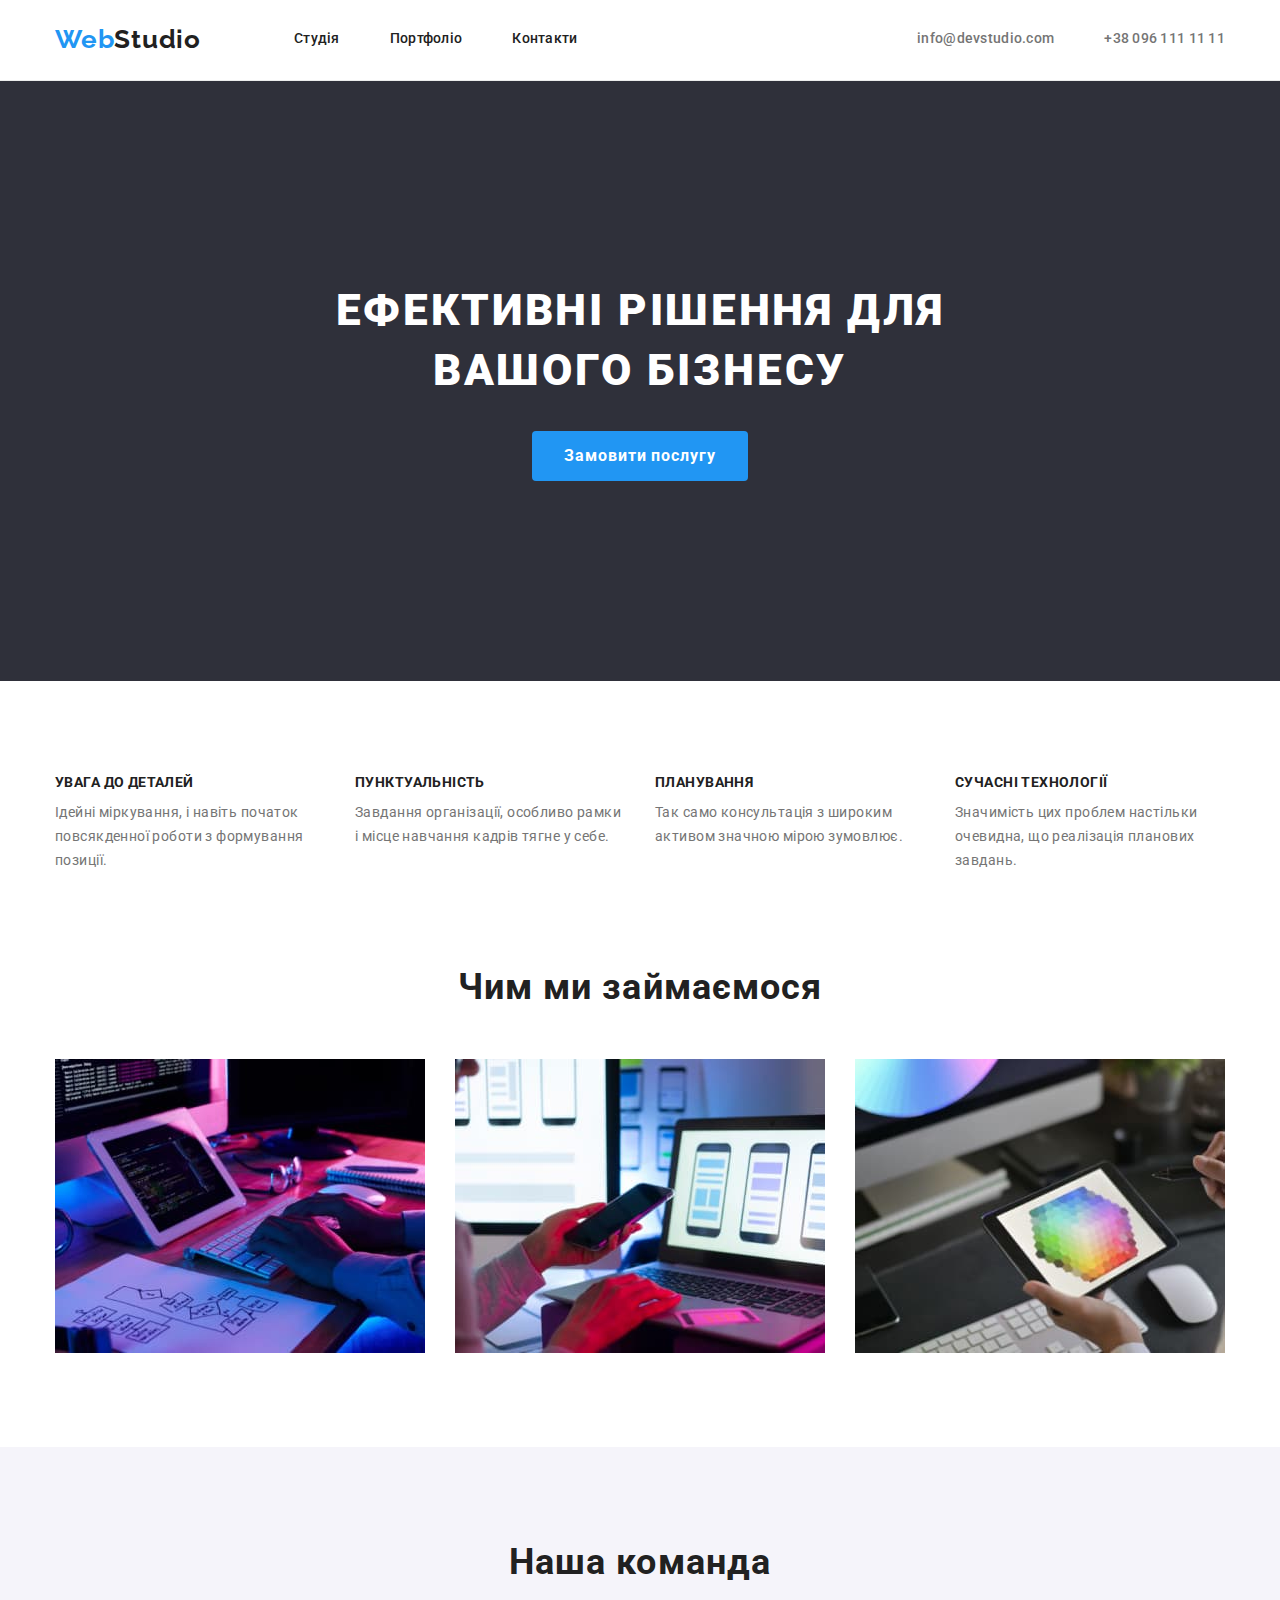
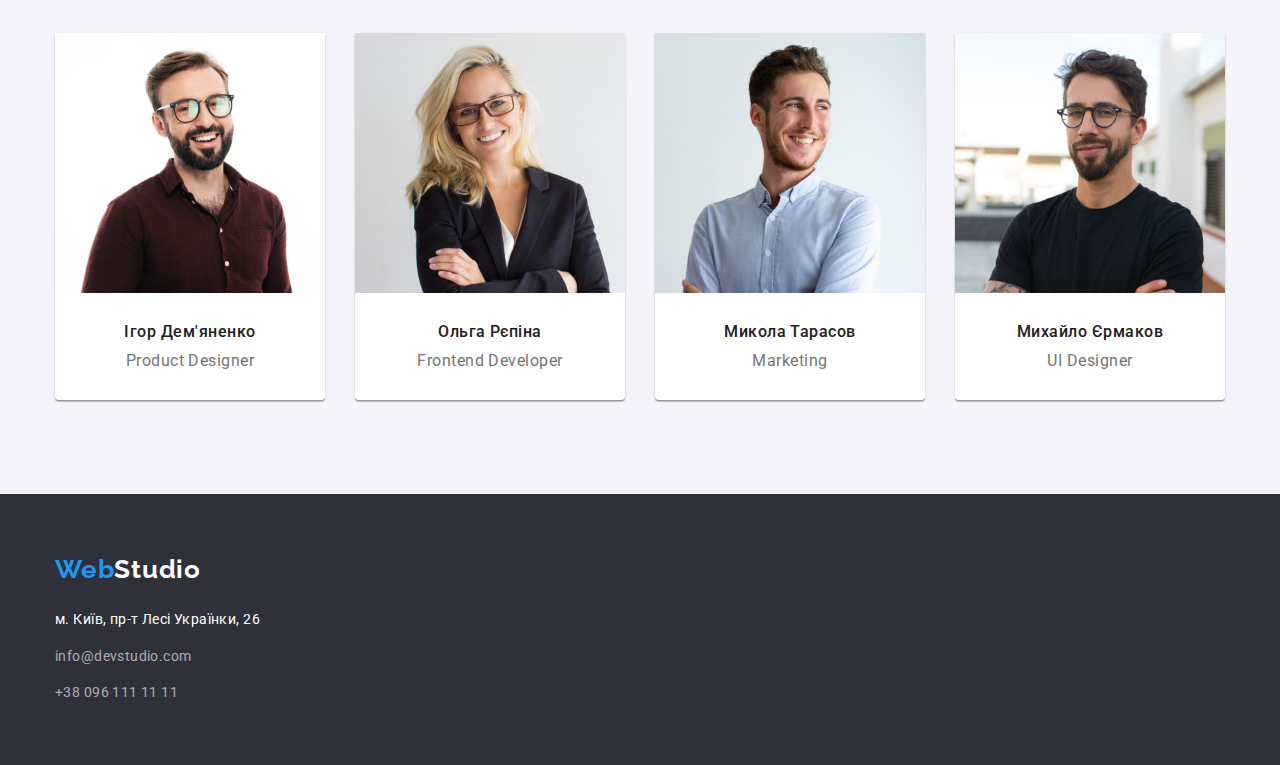
<file: index.html>
<!-- @format -->

<!DOCTYPE html>
<html lang="zxx">
  <head>
    <meta charset="UTF-8" />
    <meta http-equiv="X-UA-Compatible" content="IE=edge" />
    <meta name="viewport" content="width=device-width, initial-scale=1.0" />
    <title>Головна</title>
    <link rel="preconnect" href="https://fonts.googleapis.com" />
    <link rel="preconnect" href="https://fonts.gstatic.com" crossorigin />
    <link
      href="https://fonts.googleapis.com/css2?family=Raleway:wght@700&family=Roboto:wght@400;500;700;900&display=swap"
      rel="stylesheet"
    />
    <link
      rel="stylesheet"
      href="https://cdnjs.cloudflare.com/ajax/libs/modern-normalize/1.1.0/modern-normalize.min.css"
    />
    <link rel="stylesheet" href="./css/style.css" />
  </head>

  <body>
    <header class="page-header">
      <div class="container page-header-container">
        <nav class="page-navigation">
          <a class="logo" href="/index.html"
            >Web<span class="logo-header">Studio</span></a
          >
          <ul class="site-nav list">
            <li class="site-item">
              <a href="./index.html" class="site-nav-link">Студія</a>
            </li>
            <li class="site-item">
              <a href="./portfolio.html" class="site-nav-link">Портфоліо</a>
            </li>
            <li class="site-item">
              <a href="" class="site-nav-link">Контакти</a>
            </li>
          </ul>
        </nav>

        <ul class="contact-tools list">
          <li>
            <a class="site-contact" href="mailto:info@devstudio.com"
              >info@devstudio.com</a
            >
          </li>
          <li>
            <a class="site-contact" href="tel:+380961111111"
              >+38 096 111 11 11</a
            >
          </li>
        </ul>
      </div>
    </header>

    <main>
      <section class="hero">
        <div class="container">
          <h1 class="hero-title">Ефективні рішення для вашого бізнесу</h1>
          <button type="button" class="button pointer">Замовити послугу</button>
        </div>
      </section>

      <section class="section">
        <div class="container">
          <h2 class="visually-hidden">Наші переваги</h2>
          <ul class="features-menu list">
            <li class="features-menu-item">
              <h3 class="feature-title">Увага до деталей</h3>
              <p class="feature-text">
                Ідейні міркування, і навіть початок повсякденної роботи з
                формування позиції.
              </p>
            </li>
            <li class="features-menu-item">
              <h3 class="feature-title">Пунктуальність</h3>
              <p class="feature-text">
                Завдання організації, особливо рамки і місце навчання кадрів
                тягне у себе.
              </p>
            </li>
            <li class="features-menu-item">
              <h3 class="feature-title">Планування</h3>
              <p class="feature-text">
                Так само консультація з широким активом значною мірою зумовлює.
              </p>
            </li>
            <li class="features-menu-item">
              <h3 class="feature-title">Сучасні технології</h3>
              <p class="feature-text">
                Значимість цих проблем настільки очевидна, що реалізація
                планових завдань.
              </p>
            </li>
          </ul>
        </div>
      </section>

      <section class="section section-examples">
        <div class="container">
          <h2 class="title">Чим ми займаємося</h2>
          <ul class="examples list">
            <li class="examples-item">
              <img
                src="./images/img.jpg"
                alt="Людина друкує на клавіатурі"
                width="370"
              />
            </li>
            <li class="examples-item">
              <img
                src="./images/img(1)(1).jpg"
                alt="Ноутбук з додатками"
                width="370"
              />
            </li>
            <li class="examples-item">
              <img
                src="./images/img(2).jpg"
                alt="Людина обирає колір на планшеті"
                width="370"
              />
            </li>
          </ul>
        </div>
      </section>

      <section class="section employees-section">
        <div class="container">
          <h2 class="title">Наша команда</h2>
          <ul class="employees list">
            <li class="employees-card">
              <img
                src="./images/guy1.jpg"
                alt="Хлопець у коричневій сорочці"
                width="270"
              />
              <div class="employees-content-wrapper">
                <h3 class="team-name">Ігор Дем'яненко</h3>
                <p class="team-position">Product Designer</p>
              </div>
            </li>
            <li class="employees-card">
              <img src="./images/girl.jpg" alt="Дівчина" width="270" />
              <div class="employees-content-wrapper">
                <h3 class="team-name">Ольга Рєпіна</h3>
                <p class="team-position">Frontend Developer</p>
              </div>
            </li>
            <li class="employees-card">
              <img
                src="./images/guy2.jpg"
                alt="Хлопець у блакитній сорочці"
                width="270"
              />
              <div class="employees-content-wrapper">
                <h3 class="team-name">Микола Тарасов</h3>
                <p class="team-position">Marketing</p>
              </div>
            </li>
            <li class="employees-card">
              <img
                src="./images/guy3.jpg"
                alt="Хлопець у чорній футболці"
                width="270"
              />
              <div class="employees-content-wrapper">
                <h3 class="team-name">Михайло Єрмаков</h3>
                <p class="team-position">UI Designer</p>
              </div>
            </li>
          </ul>
        </div>
      </section>
    </main>

    <footer class="footer page-footer">
      <div class="container">
        <a class="logo logo-footer" href="/index.html"
          >Web<span class="logo-title">Studio</span></a
        >
        <address>
          <ul class="list">
            <li class="address-item">
              <a class="address" href="https://goo.gl/maps/VaWgG16zi4GjJEjv5"
                >м. Київ, пр-т Лесі Українки, 26</a
              >
            </li>
            <li class="address-item">
              <a class="address-contact" href="mailto:info@devstudio.com"
                >info@devstudio.com</a
              >
            </li>
            <li>
              <a class="address-contact" href="tel:+380961111111"
                >+38 096 111 11 11</a
              >
            </li>
          </ul>
        </address>
      </div>
    </footer>
  </body>
</html>
</file>
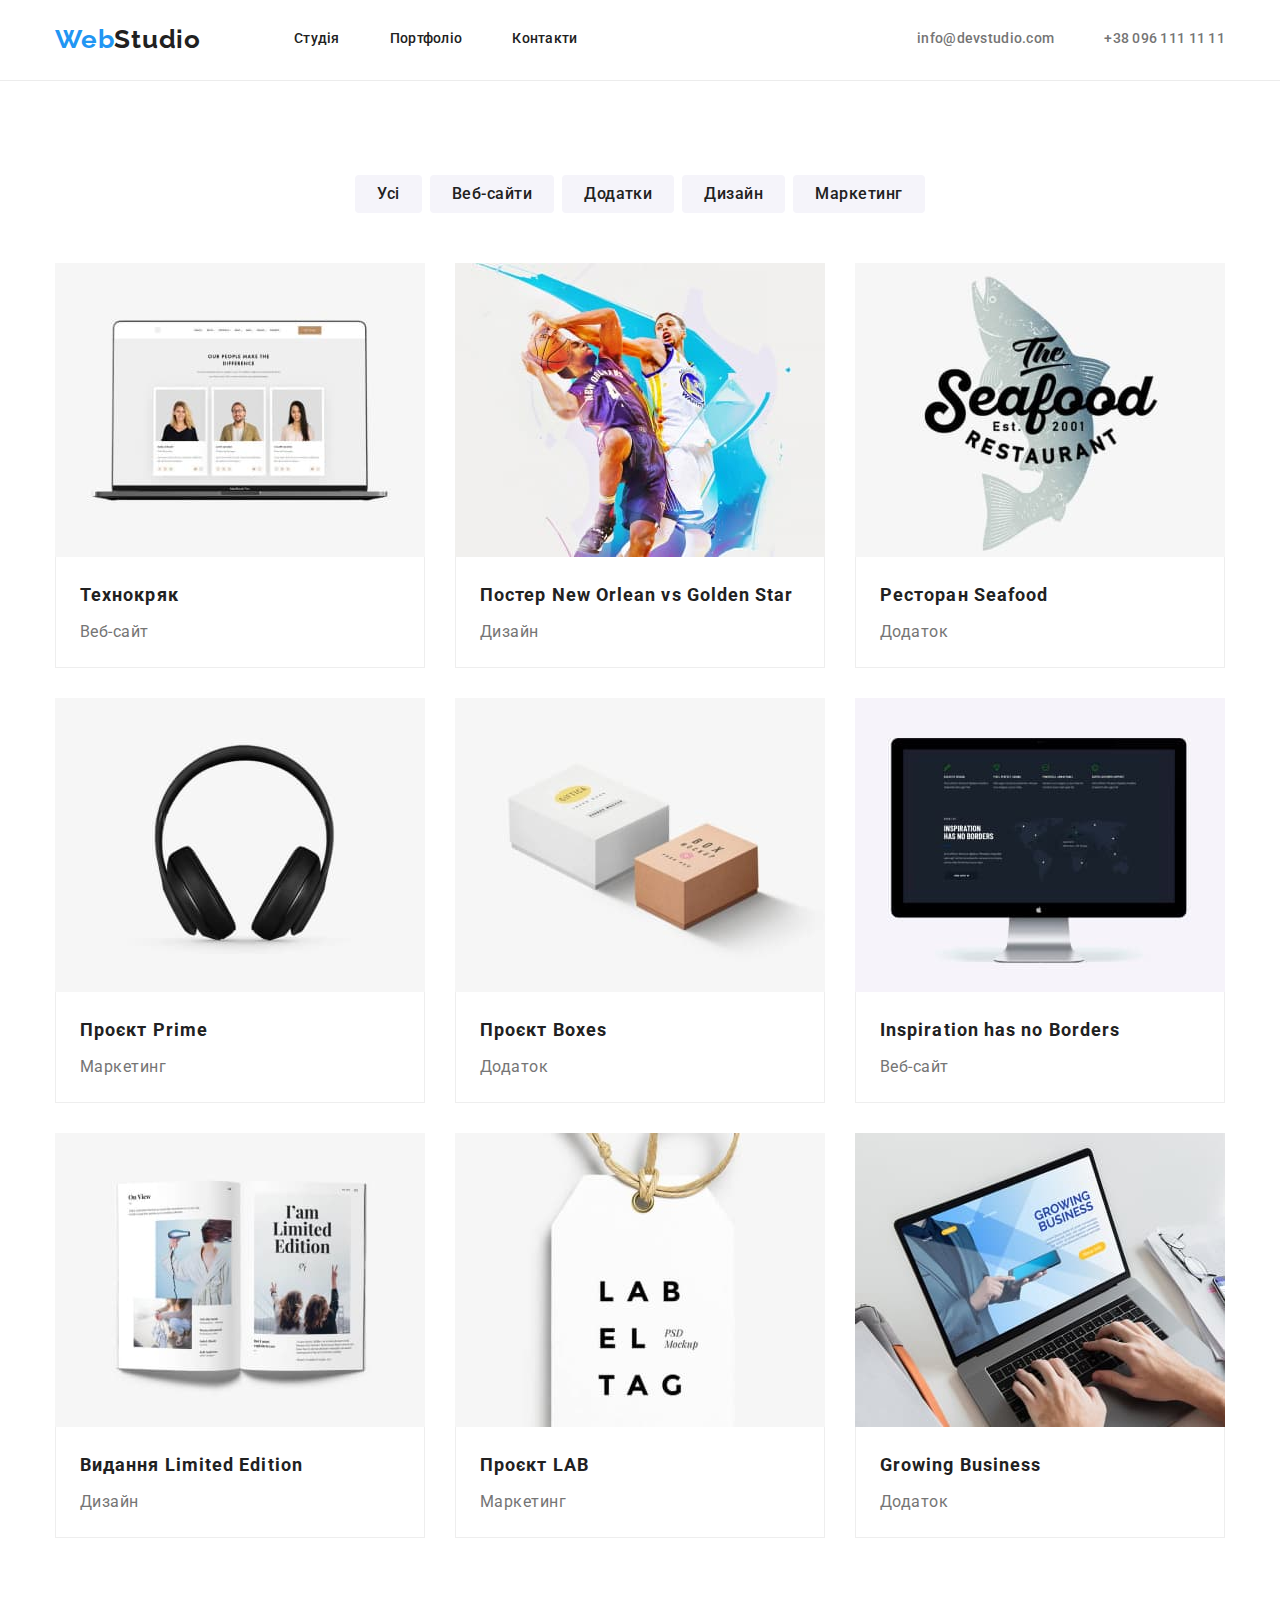
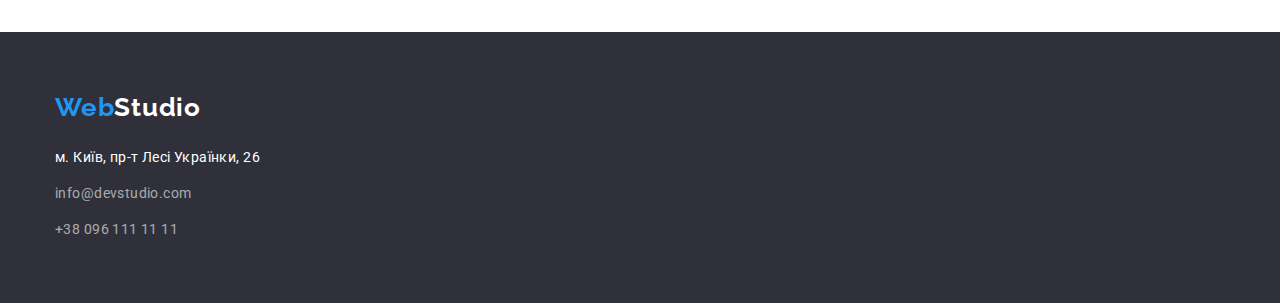
<file: portfolio.html>
<!-- @format -->

<!DOCTYPE html>
<html lang="zxx">
  <head>
    <meta charset="UTF-8" />
    <meta http-equiv="X-UA-Compatible" content="IE=edge" />
    <meta name="viewport" content="width=device-width, initial-scale=1.0" />
    <title>Портфоліо</title>
    <link rel="preconnect" href="https://fonts.googleapis.com" />
    <link rel="preconnect" href="https://fonts.gstatic.com" crossorigin />
    <link
      href="https://fonts.googleapis.com/css2?family=Raleway:wght@700&family=Roboto:wght@400;500;700;900&display=swap"
      rel="stylesheet"
    />
    <link
      rel="stylesheet"
      href="https://cdnjs.cloudflare.com/ajax/libs/modern-normalize/1.1.0/modern-normalize.min.css"
    />
    <link rel="stylesheet" href="./css/style.css" />
  </head>

  <body>
    <header class="page-header">
      <div class="container page-header-container">
        <nav class="page-navigation">
          <a class="logo" href="/index.html"
            >Web<span class="logo-header">Studio</span></a
          >
          <ul class="site-nav list">
            <li class="site-item">
              <a href="./index.html" class="site-nav-link">Студія</a>
            </li>
            <li class="site-item">
              <a href="./portfolio.html" class="site-nav-link">Портфоліо</a>
            </li>
            <li class="site-item">
              <a href="" class="site-nav-link">Контакти</a>
            </li>
          </ul>
        </nav>

        <ul class="contact-tools list">
          <li>
            <a class="site-contact" href="mailto:info@devstudio.com"
              >info@devstudio.com</a
            >
          </li>
          <li>
            <a class="site-contact" href="tel:+380961111111"
              >+38 096 111 11 11</a
            >
          </li>
        </ul>
      </div>
    </header>

    <main>
      <section class="section">
        <div class="container">
          <h1 class="visually-hidden">Види робіт</h1>
          <ul class="work-types list">
            <li><button type="button" class="button-two">Усі</button></li>
            <li><button type="button" class="button-two">Веб-сайти</button></li>
            <li><button type="button" class="button-two">Додатки</button></li>
            <li><button type="button" class="button-two">Дизайн</button></li>
            <li><button type="button" class="button-two">Маркетинг</button></li>
          </ul>

          <ul class="work-types-item list">
            <li class="work-card">
              <a class="title-link" href="">
                <img src="./images/laptop.jpg" alt="laptop" width="370" />
                <div class="work-item-wrapper">
                  <h2 class="title-name">Технокряк</h2>
                  <p class="title-text">Веб-сайт</p>
                </div>
              </a>
            </li>
            <li class="work-card">
              <a class="title-link" href="">
                <img
                  src="./images/basketball.jpg"
                  alt="basketball"
                  width="370"
                />
                <div class="work-item-wrapper">
                  <h2 class="title-name">Постер New Orlean vs Golden Star</h2>
                  <p class="title-text">Дизайн</p>
                </div>
              </a>
            </li>
            <li class="work-card">
              <a class="title-link" href="">
                <img src="./images/seafood.jpg" alt="seafood" width="370" />
                <div class="work-item-wrapper">
                  <h2 class="title-name">Ресторан Seafood</h2>
                  <p class="title-text">Додаток</p>
                </div>
              </a>
            </li>
            <li class="work-card">
              <a class="title-link" href="">
                <img
                  src="./images/headphones.jpg"
                  alt="headphones"
                  width="370"
                />
                <div class="work-item-wrapper">
                  <h2 class="title-name">Проєкт Prime</h2>
                  <p class="title-text">Маркетинг</p>
                </div>
              </a>
            </li>
            <li class="work-card">
              <a class="title-link" href="">
                <img src="./images/boxes.jpg" alt="boxes" width="370" />
                <div class="work-item-wrapper">
                  <h2 class="title-name">Проєкт Boxes</h2>
                  <p class="title-text">Додаток</p>
                </div>
              </a>
            </li>
            <li class="work-card">
              <a class="title-link" href="">
                <img src="./images/website.jpg" alt="website" width="370" />
                <div class="work-item-wrapper">
                  <h2 class="title-name">Inspiration has no Borders</h2>
                  <p class="title-text">Веб-сайт</p>
                </div>
              </a>
            </li>
            <li class="work-card">
              <a class="title-link" href="">
                <img src="./images/edition.jpg" alt="edition" width="370" />
                <div class="work-item-wrapper">
                  <h2 class="title-name">Видання Limited Edition</h2>
                  <p class="title-text">Дизайн</p>
                </div>
              </a>
            </li>
            <li class="work-card">
              <a class="title-link" href="">
                <img src="./images/lab.jpg" alt="lab" width="370" />
                <div class="work-item-wrapper">
                  <h2 class="title-name">Проєкт LAB</h2>
                  <p class="title-text">Маркетинг</p>
                </div>
              </a>
            </li>
            <li class="work-card">
              <a class="title-link" href="">
                <img src="./images/business.jpg" alt="business" width="370" />
                <div class="work-item-wrapper">
                  <h2 class="title-name">Growing Business</h2>
                  <p class="title-text">Додаток</p>
                </div>
              </a>
            </li>
          </ul>
        </div>
      </section>
    </main>

    <footer class="footer page-footer">
      <div class="container">
        <a class="logo logo-footer" href="/index.html"
          >Web<span class="logo-title">Studio</span></a
        >
        <address>
          <ul class="list">
            <li class="address-item">
              <a class="address" href="https://goo.gl/maps/VaWgG16zi4GjJEjv5"
                >м. Київ, пр-т Лесі Українки, 26</a
              >
            </li>
            <li class="address-item">
              <a class="address-contact" href="mailto:info@devstudio.com"
                >info@devstudio.com</a
              >
            </li>
            <li>
              <a class="address-contact" href="tel:+380961111111"
                >+38 096 111 11 11</a
              >
            </li>
          </ul>
        </address>
      </div>
    </footer>
  </body>
</html>
</file>
<file: css/style.css>
/** @format */

:root {
  --primary-text-color: #212121;
  --grey-color: #757575;
  --white-color: #ffffff;
  --accent-color: #2196f3;
  --section-color: #2f303a;
}

/* основной цвет #212121 */
/* серий #757575 */
/* белий #FFFFFF */
/* акцент #2196F3 */

body {
  background-color: var(--white-color);
  color: var(--grey-color);
  font-family: Roboto, sans-serif;
  line-height: 1.71;
}

.list {
  list-style: none;
  padding: 0;
  margin: 0;
}

h1,
h2,
h3,
h4,
h5,
h6,
p {
  margin-top: 0;
  margin-bottom: 0;
}

img {
  display: block;
  max-width: 100%;
  height: auto;
}

.container {
  margin-left: auto;
  margin-right: auto;
  width: 1200px;
  padding-left: 15px;
  padding-right: 15px;
}

.section {
  padding-top: 94px;
  padding-bottom: 94px;
}

.visually-hidden {
  position: absolute;
  width: 1px;
  height: 1px;
  margin: -1px;
  overflow: hidden;
  border: 0;
  padding: 0;
  clip: rect(0 0 0 0);
}

/* LOGO */

.page-header {
  padding-top: 24px;
  padding-bottom: 25px;
  border-bottom: 1px solid #ececec;
}

.page-header-container {
  display: flex;
  justify-content: space-between;
}

.page-navigation {
  display: flex;
  column-gap: 93px;
}

.logo {
  color: var(--accent-color);
  font-family: Raleway;
  font-weight: 700;
  font-size: 26px;
  line-height: 1.19;
  letter-spacing: 0.03em;
  text-decoration: none;
}

.logo-header {
  color: var(--primary-text-color);
}
.logo-title {
  color: var(--white-color);
}

/* Site nav */
.site-nav {
  display: flex;
  column-gap: 50px;
}

.site-nav-link {
  text-decoration: none;
  color: var(--primary-text-color);
  font-weight: 500;
  font-size: 14px;
  line-height: 1.14;
  letter-spacing: 0.02em;
}
.site-nav-link:hover,
.site-nav-link:focus {
  color: var(--accent-color);
}

.contact-tools {
  display: flex;
  column-gap: 50px;
}

.site-contact {
  color: var(--grey-color);
  font-weight: 500;
  font-size: 14px;
  line-height: 1.14;
  letter-spacing: 0.02em;
  text-decoration: none;
}
.site-contact:hover,
.site-contact:focus {
  color: var(--accent-color);
}

/* Hero */
.hero {
  background-color: var(--section-color);
  text-align: center;
  padding-top: 200px;
  padding-bottom: 200px;
}

.hero-title {
  margin-bottom: 30px;
  color: var(--white-color);
  font-weight: 900;
  font-size: 44px;
  line-height: 1.36;
  letter-spacing: 0.06em;
  text-transform: uppercase;
  width: 696px;
  margin-right: auto;
  margin-left: auto;
}

/* Features */

.section-examples {
  padding-top: 0;
}

.features-menu {
  display: flex;
  justify-content: space-between;
}

.features-menu-item {
  flex-basis: calc((100% - 90px) / 4);
}

.feature-title {
  margin-top: 0;
  margin-bottom: 10px;
  color: var(--primary-text-color);
  font-weight: 700;
  font-size: 14px;
  line-height: 1.14;
  text-transform: uppercase;
  letter-spacing: 0.03em;
}

.feature-text {
  margin-top: 0;
  margin-bottom: 0;
  font-size: 14px;
  line-height: 1.71;
  letter-spacing: 0.03em;
}

.examples {
  display: flex;
  gap: 30px;
}

.examples-item {
  flex-basis: calc(100% - 60px) / 3;
}

/* TEAM */
.employees-section {
  background-color: #f5f4fa;
}

.employees {
  display: flex;
  gap: 30px;
}

.employees-card {
  flex-basis: calc((100% - 90px) / 4);
  background-color: var(--white-color);
  box-shadow: 0px 1px 3px rgba(0, 0, 0, 0.12), 0px 1px 1px rgba(0, 0, 0, 0.14),
    0px 2px 1px rgba(0, 0, 0, 0.2);
  border-radius: 0px 0px 4px 4px;
}

.employees-content-wrapper {
  padding-top: 30px;
  padding-bottom: 30px;
}

.title {
  color: var(--primary-text-color);
  margin-bottom: 50px;
  font-weight: 700;
  font-size: 36px;
  line-height: 1.17;
  text-align: center;
  letter-spacing: 0.03em;
}
.team-name {
  color: var(--primary-text-color);
  font-weight: 500;
  font-size: 16px;
  line-height: 1.18;
  text-align: center;
  letter-spacing: 0.03em;
  margin-bottom: 10px;
}

.team-position {
  font-size: 16px;
  line-height: 1.18;
  text-align: center;
  letter-spacing: 0.03em;
}

/* Portfolio */
.title-link {
  text-decoration: none;
}

.title-name {
  color: var(--primary-text-color);
  font-weight: 700;
  font-size: 18px;
  line-height: 2;
  letter-spacing: 0.06em;
  margin-bottom: 4px;
}

.title-text {
  text-decoration: none;
  color: var(--grey-color);
  font-weight: 400;
  font-size: 16px;
  line-height: 1.87;
  letter-spacing: 0.03em;
}

/* Button */
.button {
  color: #ffffff;
  background-color: #2196f3;
  font-family: inherit;
  font-weight: 700;
  font-size: 16px;
  line-height: 1.88;
  border-radius: 4px;
  border: transparent;
  letter-spacing: 0.06em;

  padding: 10px 32px;
  min-width: 216px;
}
.button-two {
  min-width: 23px;
  padding: 6px 22px;
  color: var(--primary-text-color);
  background-color: #f5f4fa;
  font-family: inherit;
  font-weight: 500;
  font-size: 16px;
  line-height: 1.62;
  border-radius: 4px;
  border: transparent;
  text-align: center;
  letter-spacing: 0.03em;
  cursor: pointer;
}

.button-two:hover,
.button-two:focus {
  color: var(--white-color);
  background-color: var(--accent-color);
}

.work-types {
  display: flex;
  gap: 8px;
  justify-content: center;
  margin-bottom: 50px;
}

.work-types-item {
  display: flex;
  flex-wrap: wrap;
  gap: 30px;
}

.work-card {
  flex-basis: calc(100% - 60px) / 3;
}

.work-item-wrapper {
  border-right: 1px solid #eeeeee;
  border-left: 1px solid #eeeeee;
  border-bottom: 1px solid #eeeeee;
  padding-top: 20px;
  padding-bottom: 20px;
  padding-left: 24px;
  padding-right: 24px;
}

/* Курсор */
.pointer {
  cursor: pointer;
}

.footer {
  background-color: var(--section-color);
}

.page-footer {
  padding-top: 60px;
  padding-bottom: 60px;
}

.logo-footer {
  display: inline-block;
  margin-bottom: 20px;
}

.address-item {
  margin-bottom: 9px;
}

.address {
  text-decoration: none;
  color: rgba(255, 255, 255);
  font-style: normal;
  letter-spacing: 0.03em;
  font-size: 14px;
}

.address-contact {
  text-decoration: none;
  color: rgba(255, 255, 255, 0.6);
  font-style: normal;
  letter-spacing: 0.03em;
  font-size: 14px;
}
</file>
